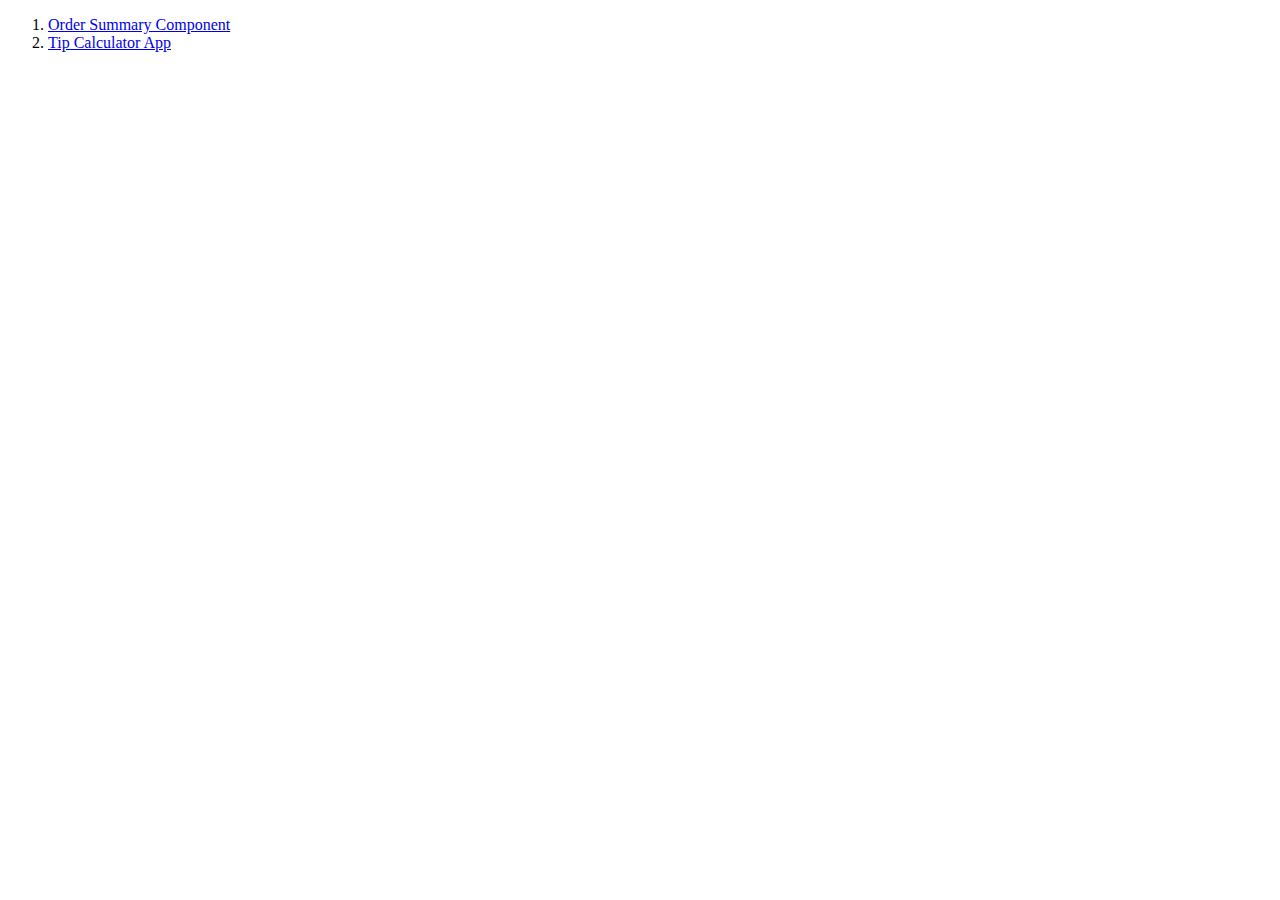
<file: index.html>
<!DOCTYPE html>
<html lang="en">
<head>
    <meta charset="UTF-8">
    <meta http-equiv="X-UA-Compatible" content="IE=edge">
    <meta name="viewport" content="width=device-width, initial-scale=1.0">
    <title>FrontEnd Mentor Challenges</title>
</head>
<body>
    <ol>
        <li><a href="./order-summary-component/index.html">Order Summary Component</a></li>
        <li><a href="./tip-calculator-app/index.html">Tip Calculator App</a></li>
    </ol>
</body>
</html>
</file>
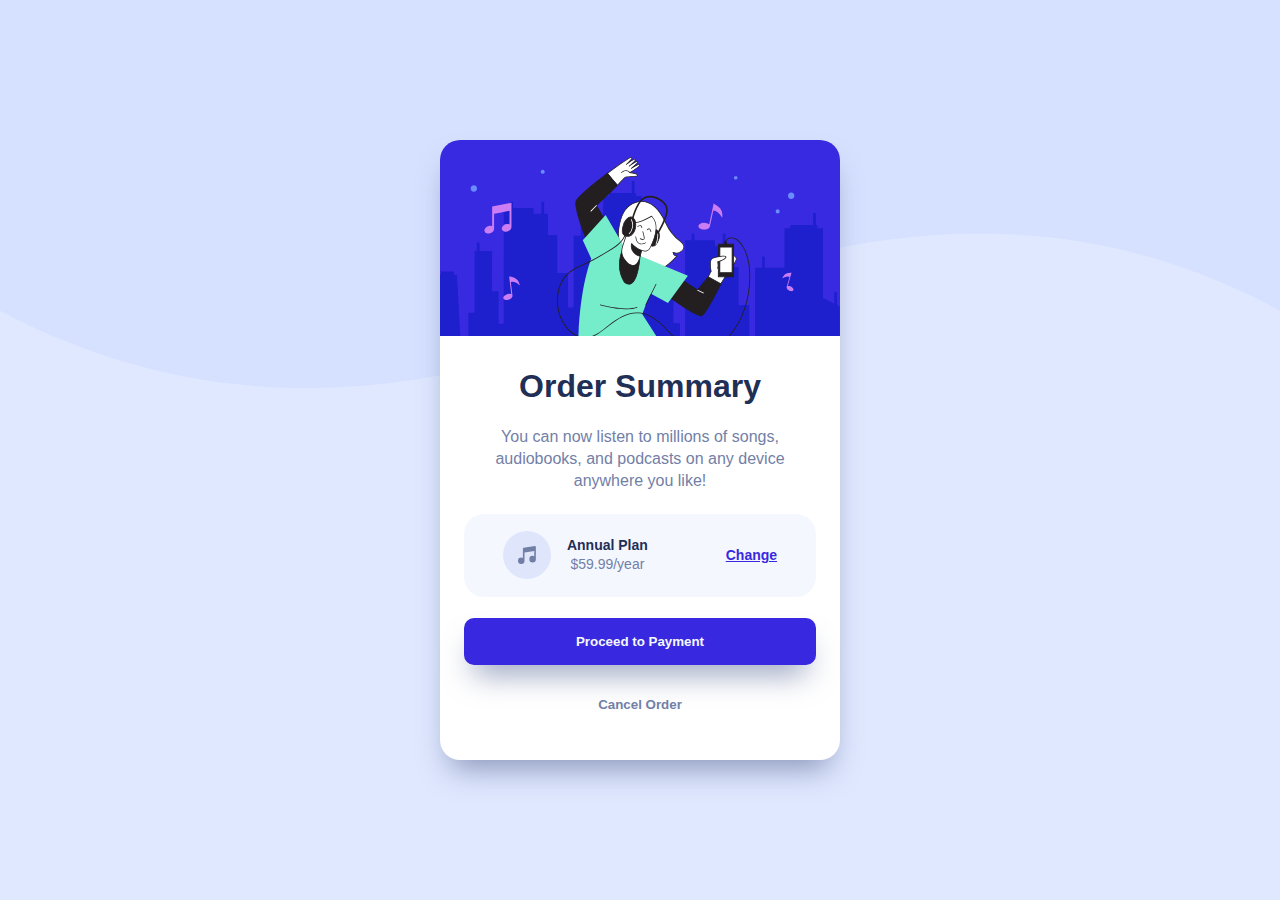
<file: order-summary-component/index.html>
<!DOCTYPE html>
<html lang="en">

<head>
  <meta charset="UTF-8">
  <meta http-equiv="X-UA-Compatible" content="IE=edge">
  <meta name="viewport" content="width=device-width, initial-scale=1.0">

  <link rel="icon" type="image/png" sizes="32x32" href="./images/favicon-32x32.png">

  <link rel="stylesheet" href="./css/style.css">

  <title>Frontend Mentor | Order summary card</title>

  <style>
    .attribution {
      font-size: 11px;
      text-align: center;
    }

    .attribution a {
      color: hsl(228, 45%, 44%);
    }
  </style>

</head>

<body>
  <main>
    <img src="./images/illustration-hero.svg" alt="Illustration of a person wearing headphones and vibing">
    <section>
      <h1>Order Summary</h1>
      <p>You can now listen to millions of songs, audiobooks, and podcasts on any device anywhere you like!</p>
      <div class="plan-details-container">
        <div class="plan-details">
          <img src="./images/icon-music.svg" alt="music icon">
          <div>
            <p class="plan-name">Annual Plan</p>
            <p class="plan-price">$59.99/year</p>
          </div>
        </div>
        <a href="#">Change</a>
      </div>
      <button class="proceed-btn">Proceed to Payment</button>
      <button class="cancel-btn">Cancel Order</button>
    </section>
  </main>
</body>

</html>
</file>
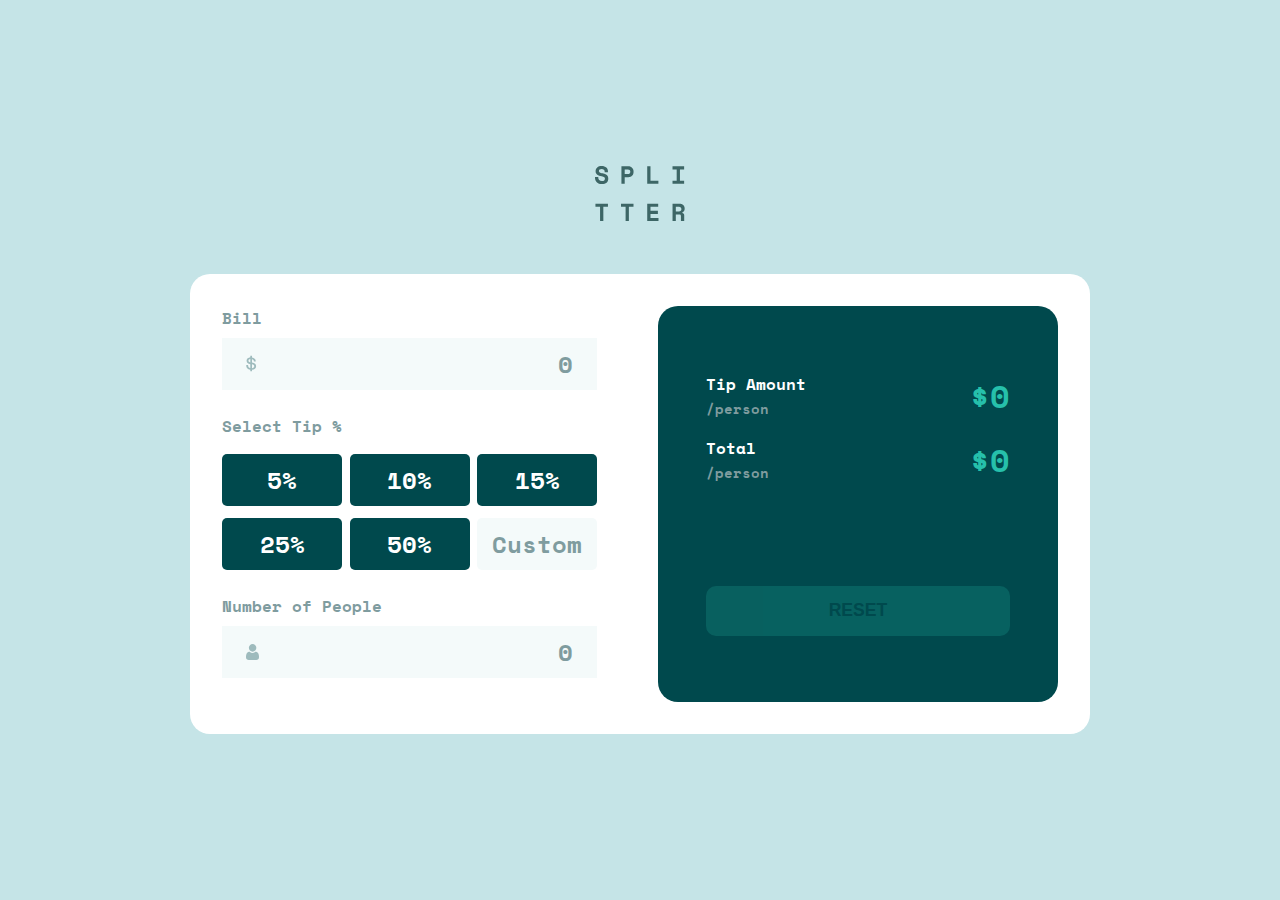
<file: tip-calculator-app/index.html>
<!DOCTYPE html>
<html lang="en">

<head>
  <meta charset="UTF-8">
  <meta http-equiv="X-UA-Compatible" content="IE=edge">
  <meta name="viewport" content="width=device-width, initial-scale=1.0">

  <link rel="icon" type="image/png" sizes="32x32" href="./images/favicon-32x32.png">
  <link rel="preconnect" href="https://fonts.googleapis.com">
  <link rel="preconnect" href="https://fonts.gstatic.com" crossorigin>
  <link href="https://fonts.googleapis.com/css2?family=Space+Mono:wght@400;700&display=swap" rel="stylesheet">
  <link rel="stylesheet" href="./css/style.css">

  <title>Frontend Mentor | Tip calculator app</title>

</head>

<body>
  <main>
    <h1><img src="./images/logo.svg" alt="splitter is written and represented as logo"></h1>
    <div id="main-container">
      <div id="input-container">
        <div class="input-div">
          <label for="bill-amount" class="error bill-error">Bill<span>Can't be zero</span></label>
          <span id="bill-amount-symbol"><img src="./images/icon-dollar.svg" alt="dollar symbol"><input id="bill-amount"
              type="number" placeholder="0"></span>
        </div>

        <div id="tip-div">
          <p class="error tip-error">Select Tip %<span>Can't be zero</span></p>
          <div id="tip-options-div">
            <button class="tip-amount-btn" value="5">5%</button>
            <button class="tip-amount-btn" value="10">10%</button>
            <button class="tip-amount-btn" value="15">15%</button>
            <button class="tip-amount-btn" value="25">25%</button>
            <button class="tip-amount-btn" value="50">50%</button>
            <input type="number" placeholder="Custom" id="custom-tip">
          </div>
        </div>

        <div class="input-div">
          <label for="no-of-people" class="error people-error">Number of People<span>Invalid Input</span></label>
          <span id="people-symbol"><img src="./images/icon-person.svg" alt="svg icon of person"><input id="no-of-people"
              type="number" placeholder="0" min="1"></span>
        </div>
      </div>
      <div id="result-container">
        <div>
          <div class="result-div">
            <p>Tip Amount<br /><span>/person</span></p>
            <p id="tip-amount">$0</p>
          </div>
          <div class="result-div">
            <p>Total<br /><span>/person</span></p>
            <p id="total">$0</p>
          </div>
        </div>
        <button class="reset-btn">RESET</button>
      </div>
    </div>
  </main>
</body>
<script src="./js/script.js"></script>

</html>
</file>
<file: order-summary-component/css/style.css>
* {
  margin: 0;
  padding: 0;
  box-sizing: border-box;
}

@import url("https://fonts.googleapis.com/css2?family=Red+Hat+Display:wght@500;700;900&display=swap");

body {
  height: 100vh;

  font-family: "Red Hat Display", sans-serif;

  display: flex;
  flex-direction: column;
  justify-content: center;

  background-color: hsl(225, 100%, 94%);
  background-image: url("../images/pattern-background-mobile.svg");
  /* background-position: cente; */
  background-size: contain;
  background-repeat: no-repeat;
}

main {
  display: flex;
  flex-direction: column;
  width: 320px;
  margin: auto;
  border-radius: 20px;
  background: #ffffff;
  -webkit-box-shadow: 0px 18px 35px -10px rgba(114, 128, 167, 0.8);
  -moz-box-shadow: 0px 18px 35px -10px rgba(114, 128, 167, 0.8);
  box-shadow: 0px 18px 30px -10px rgba(114, 128, 167, 0.8);
}

main > img {
  border-radius: 20px 20px 0 0;
}

main section {
  display: flex;
  flex-direction: column;
  justify-content: center;
  padding: 2rem 1.5rem;
}

main section h1 {
  color: hsl(223, 47%, 23%);
  margin-bottom: 1.3rem;
  text-align: center;
  font-weight: 900;
}
main section p {
  font-size: 16px;
  font-weight: 500;
  text-align: center;
  color: hsl(224, 23%, 55%);
  margin-bottom: 1.3rem;
  line-height: 1.4;
}
main section .plan-details-container {
  background: hsl(225, 100%, 98%);
  display: flex;
  justify-content: space-around;
  align-items: center;
  border-radius: 20px;
  padding: 1.1rem 0;
  margin-bottom: 1.3rem;
}
.plan-details-container a {
  font-size: 14px;
  font-weight: 700;
  color: hsl(245, 75%, 52%);
}
.plan-details-container .plan-details {
  display: flex;
  justify-content: center;
}
.plan-details div {
  margin-left: 1rem;
  display: flex;
  flex-direction: column;
  justify-content: center;
}
.plan-details div p {
  font-size: 14px;
  margin: 0;
  font-weight: 500;
}
.plan-details .plan-name {
  color: hsl(223, 47%, 23%);
  font-weight: 700;
}

.proceed-btn {
  cursor: pointer;
  background: hsl(245, 75%, 52%);
  color: hsl(225, 100%, 98%);
  padding: 1rem 0.5rem;
  margin-bottom: 1rem;
  border-radius: 10px;
  border: transparent;
  font-family: "Red Hat Display", sans-serif;
  font-weight: 900;
  -webkit-box-shadow: 0px 18px 35px -10px rgba(114, 128, 167, 0.8);
  -moz-box-shadow: 0px 18px 35px -10px rgba(114, 128, 167, 0.8);
  box-shadow: 0px 18px 30px -10px rgba(114, 128, 167, 0.8);
}

.cancel-btn {
  cursor: pointer;
  background: transparent;
  border: transparent;
  padding: 1rem 0.5rem;
  font-family: "Red Hat Display", sans-serif;
  font-weight: 900;
  color: hsl(224, 23%, 55%);
}
.proceed-btn:hover {
  background: #766cf1;
}
.cancel-btn:hover {
  color: hsl(223, 47%, 23%);
}
.plan-details-container a:hover {
  color: #766cf1;
  text-decoration: none;
}
@media screen and (min-width: 500px) {
  body {
    background-image: url("../images/pattern-background-desktop.svg");
  }
  main {
    width: 400px;
  }
}
</file>
<file: tip-calculator-app/css/style.css>
* {
  margin: 0;
  padding: 0;
  box-sizing: border-box;
}

input::-webkit-outer-spin-button,
input::-webkit-inner-spin-button {
  -webkit-appearance: none;
  margin: 0;
}

input[type="number"] {
  -moz-appearance: textfield;
}

.newdns {
  color: hsl(172, 67%, 45%);
  color: hsl(183, 100%, 15%);
  color: hsl(186, 14%, 43%);
  color: hsl(184, 14%, 56%);
  color: hsl(185, 41%, 84%);
  color: hsl(189, 41%, 97%);
  color: hsl(0, 0%, 100%);
}

body {
  overflow: auto;
  display: flex;
  flex-direction: column;
  justify-content: center;
  align-items: center;
  background: hsl(185, 41%, 84%);
  font-family: "Space Mono", monospace;
  outline: none;
}
button,
input {
  cursor: pointer;
}
main {
  display: flex;
  flex-direction: column;
  justify-content: center;
  width: 375px;
}

main > h1 > img {
  width: 90px;
  margin: 2.6rem auto;
}

#main-container {
  background: hsl(0, 0%, 100%);
  border-radius: 20px 20px 0 0;
  padding: 2rem;
  display: flex;
  flex-direction: column;
}

#input-container {
  display: flex;
  flex-direction: column;
  max-width: 375px;
}
.input-div,
#tip-div {
  display: flex;
  flex-direction: column;
  margin-bottom: 1.5rem;
}
.input-div span {
  display: flex;
  background: hsl(189, 41%, 97%);
  padding: 0.5rem 1.5rem;
  align-items: center;
}
.input-div label,
#tip-div p {
  color: hsl(184, 14%, 56%);
  font-weight: 700;
  margin-bottom: 0.5rem;
}
#tip-div p {
  margin-bottom: 1rem;
}
.input-div input {
  width: 100%;
  background: transparent;
  border: none;
  outline: none;
  text-align: right;
  font-size: 24px;
  font-family: "Space Mono", monospace;
  color: hsl(183, 100%, 15%);
  font-weight: 700;
}
.input-div input::placeholder {
  color: hsl(184, 14%, 56%);
}

#tip-options-div {
  display: flex;
  justify-content: space-between;
  flex-wrap: wrap;
}

#tip-options-div button,
#tip-options-div input {
  font-family: "Space Mono", monospace;
  width: 145px;
  margin-bottom: 0.8rem;
  background: hsl(183, 100%, 15%);
  border: none;
  color: hsl(0, 0%, 100%);
  padding: 0.5rem;
  font-size: 24px;
  font-weight: 700;
  border-radius: 5px;
}
#tip-div {
  margin-bottom: 0.7rem;
}
#tip-options-div input {
  background: hsl(189, 41%, 97%);
  text-align: center;
  color: hsl(183, 100%, 15%);
}
#tip-options-div input::placeholder {
  color: hsl(184, 14%, 56%);
}

#result-container {
  display: flex;
  flex-direction: column;
  background: hsl(183, 100%, 15%);
  border-radius: 20px;
  padding: 2rem 1rem;
  justify-content: space-around;
}
#result-container .result-div {
  display: flex;
  justify-content: space-between;
  margin-bottom: 1rem;
  color: hsl(0, 0%, 100%);
  font-weight: 700;
}
.result-div p {
  color: hsl(0, 0%, 100%);
  font-weight: 700;
}
.result-div p span {
  color: hsl(184, 14%, 56%);
  font-weight: 700;
  font-size: 0.9rem;
}
#tip-amount,
#total {
  color: hsl(172, 67%, 45%);
  font-size: 2rem;
}
.reset-btn {
  cursor: not-allowed;
  opacity: 0.2;
  position: relative;
  width: 100%;
  background: hsl(172, 67%, 45%);
  border: none;
  padding: 0.9rem;
  border-radius: 10px;
  font-weight: 700;
  font-size: 1.1rem;
  color: hsl(183, 100%, 15%);
  margin-top: 1rem;
}
.hover-class:hover {
  background: hsl(185, 41%, 84%);
}
#tip-options-div button:hover,
.active-btn {
  background: hsl(185, 41%, 84%) !important;
  color: hsl(183, 100%, 15%) !important;
}

.error {
  display: flex;
  justify-content: space-between;
}
.error > span {
  display: none;
  color: hsl(0, 100%, 58%);
  background: transparent;
}
.input-error {
  border: solid 1px hsl(0, 100%, 58%);
}

@media screen and (min-width: 1000px) {
  body {
    height: 100vh;
  }
  main > h1 > img {
    margin: 0;
    margin-bottom: 2.5rem;
  }
  main {
    justify-content: center;
    align-items: center;
  }
  #main-container {
    flex-direction: row;
    justify-content: space-between;
    width: 900px;
    border-radius: 20px;
  }
  #result-container {
    width: 400px;
    padding: 2rem 3rem;
  }
  #tip-options-div button,
  #tip-options-div input {
    width: 120px;
  }
}
</file>
